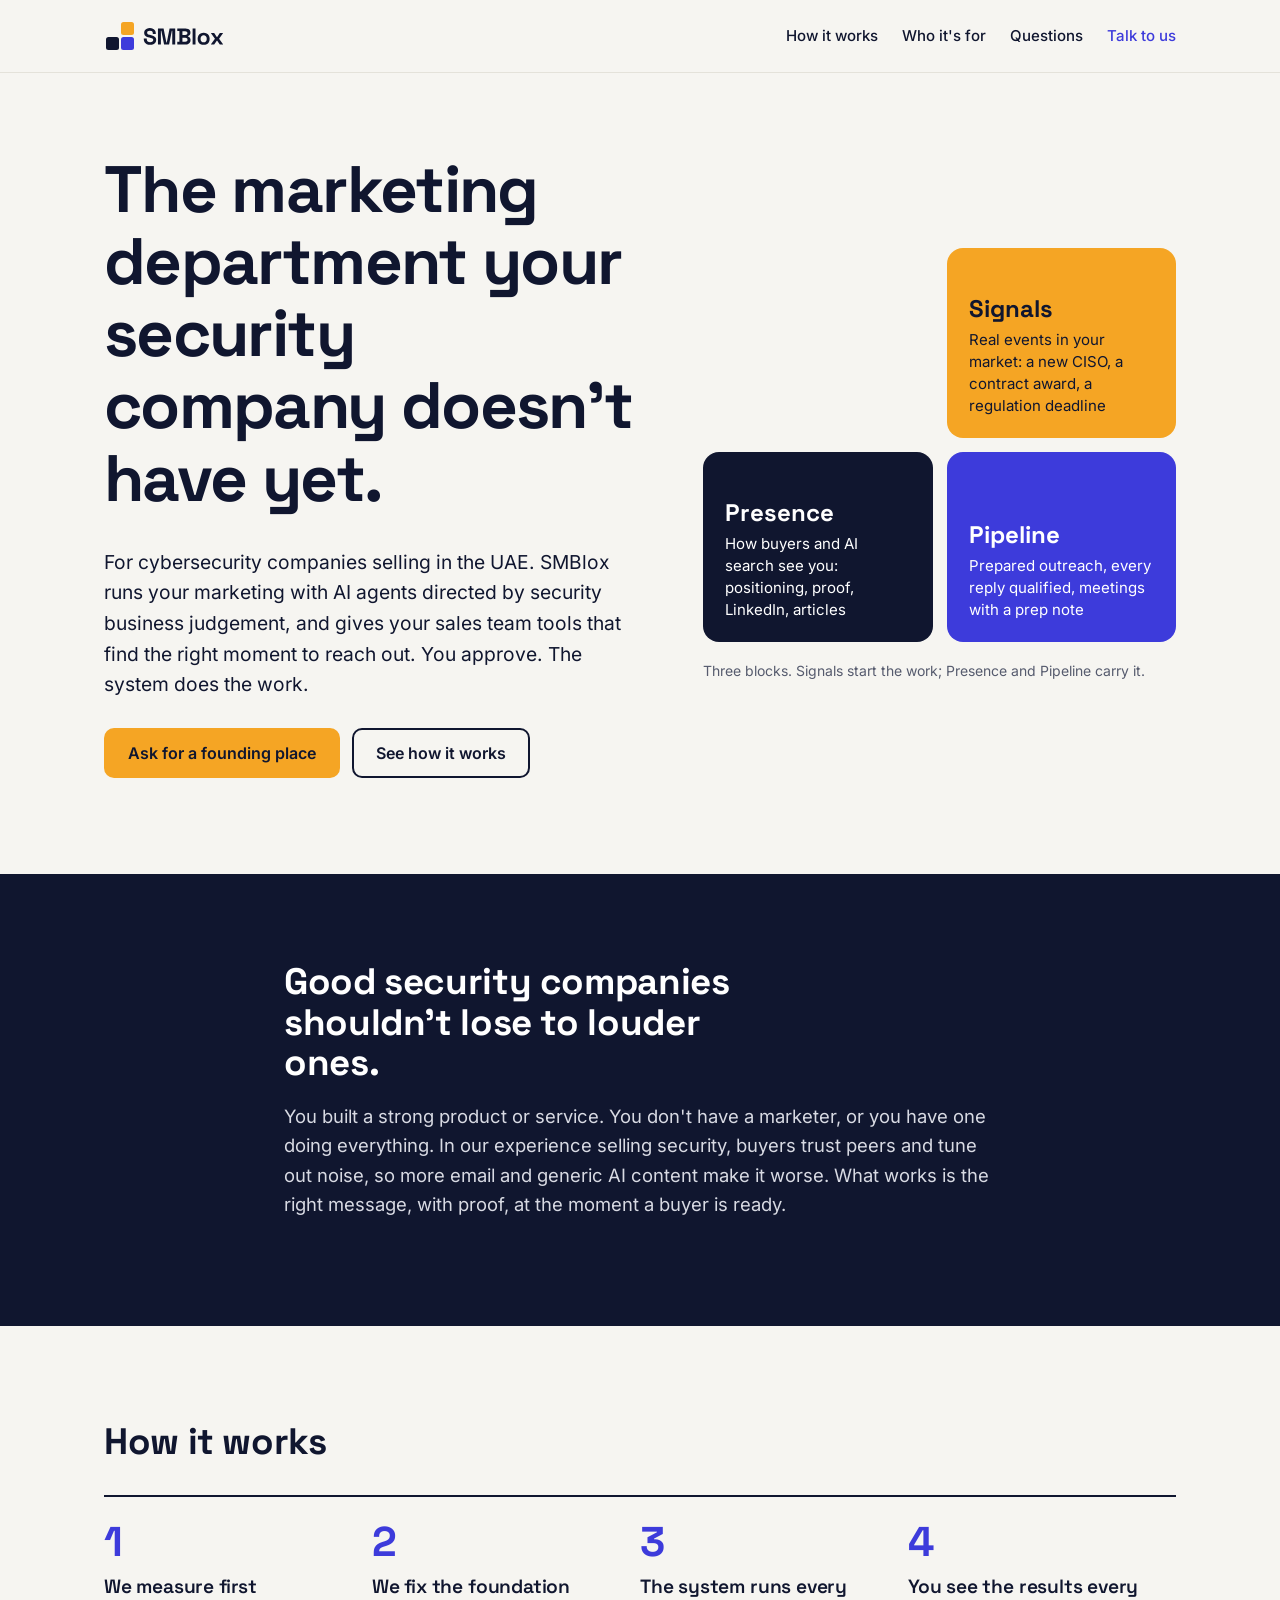
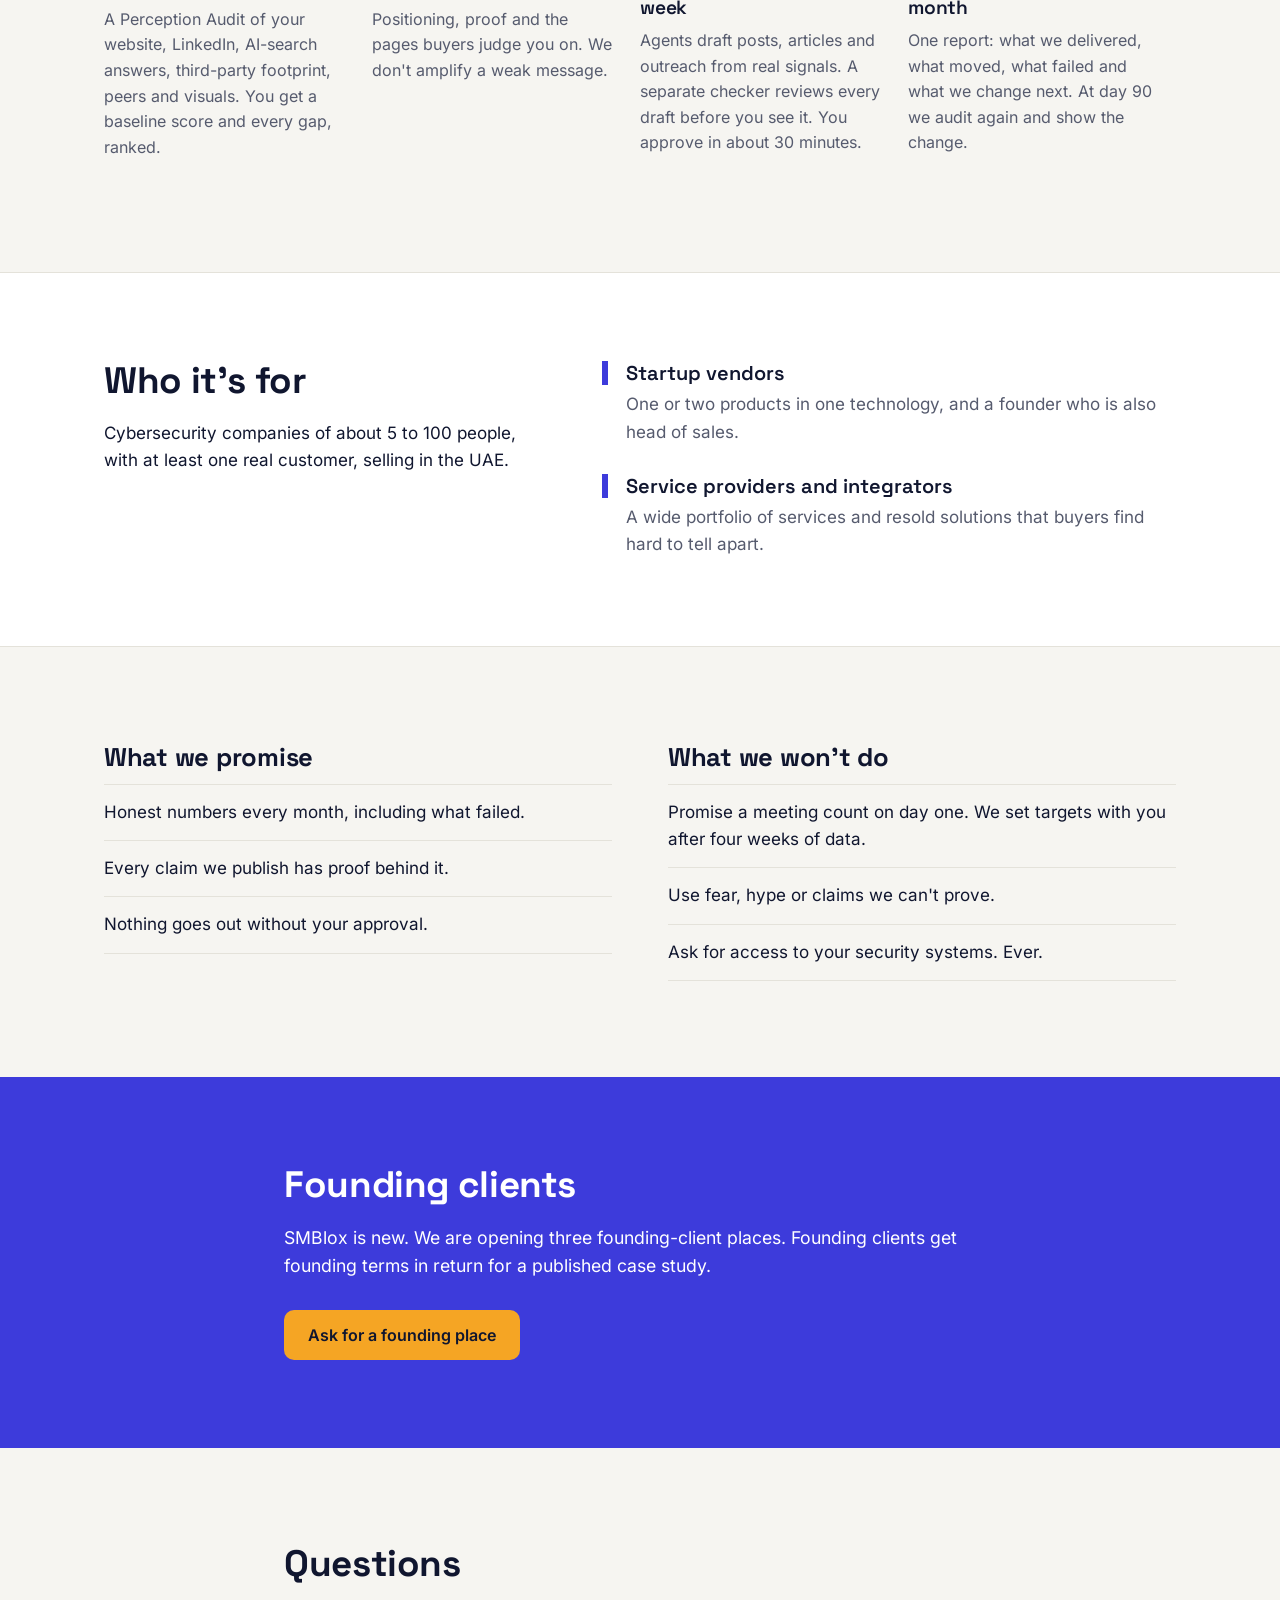
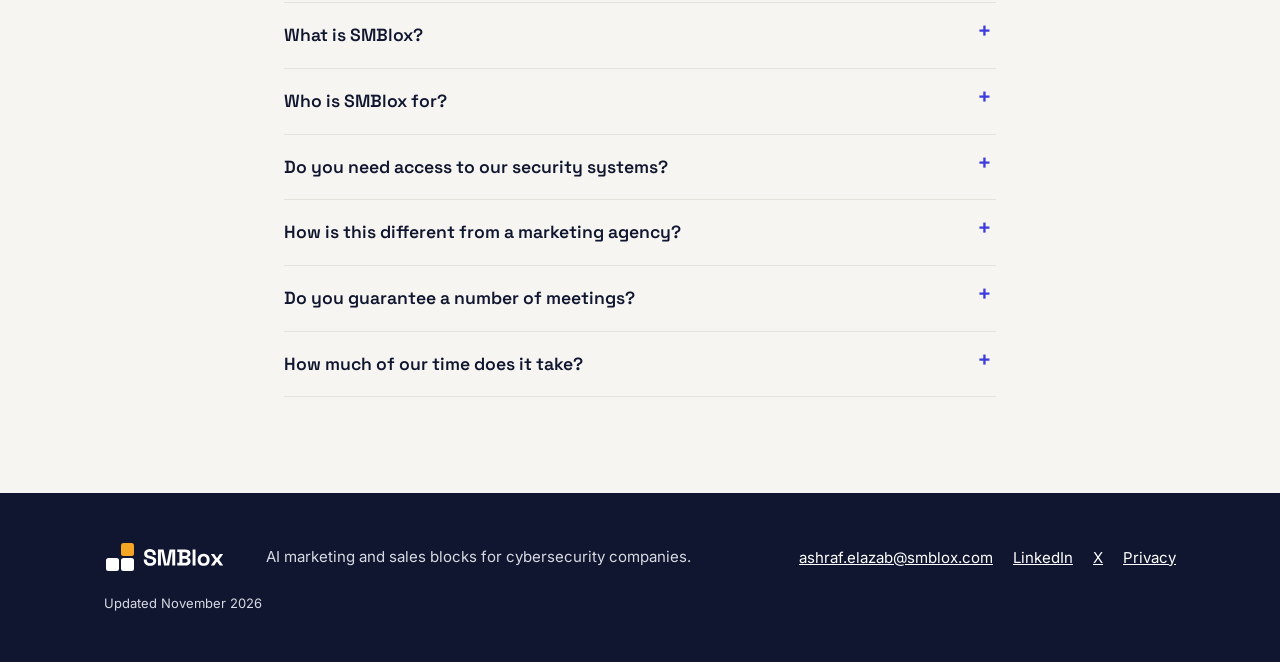
<file: index.html>
<!doctype html>
<html lang="en">
<head>
<meta charset="utf-8">
<meta name="viewport" content="width=device-width, initial-scale=1">
<title>SMBlox — AI-run marketing for early-stage cybersecurity companies</title>
<meta name="description" content="SMBlox runs the marketing department early-stage cybersecurity companies don't have yet: AI agents directed by security business judgement, plus AI tools for your sales team. You approve; the system does the work.">
<link rel="canonical" href="https://smblox.com/">
<link rel="icon" href="/favicon.svg" type="image/svg+xml">
<meta property="og:type" content="website">
<meta property="og:title" content="SMBlox — AI-run marketing for early-stage cybersecurity companies">
<meta property="og:description" content="The marketing department you don't have yet, built for security companies. You approve; the system does the work.">
<meta property="og:url" content="https://smblox.com/">
<link rel="preload" href="/assets/fonts/space-grotesk-latin-700-normal.woff2" as="font" type="font/woff2" crossorigin>
<link rel="stylesheet" href="/style.css">
<script type="application/ld+json">
{
  "@context": "https://schema.org",
  "@graph": [
    {
      "@type": "Organization",
      "@id": "https://smblox.com/#org",
      "name": "SMBlox",
      "url": "https://smblox.com/",
      "logo": "https://smblox.com/assets/logo.svg",
      "description": "AI-run marketing and sales support for early-stage cybersecurity companies.",
      "email": "ashraf.elazab@smblox.com",
      "areaServed": "United Arab Emirates",
      "foundingDate": "2026",
      "sameAs": ["https://www.linkedin.com/company/smblox", "https://x.com/smblox10"]
    },
    {
      "@type": "FAQPage",
      "mainEntity": [
        {"@type": "Question", "name": "What is SMBlox?", "acceptedAnswer": {"@type": "Answer", "text": "SMBlox runs the marketing function of an early-stage cybersecurity company with AI agents directed by security business judgement, and gives its sales team AI tools to find and prepare the right conversations. You approve; the system does the work."}},
        {"@type": "Question", "name": "Who is SMBlox for?", "acceptedAnswer": {"@type": "Answer", "text": "Cybersecurity companies with roughly 5 to 100 people and at least one real customer: startup vendors with one or two products, and service providers or integrators. We start with companies selling in the UAE."}},
        {"@type": "Question", "name": "Do you need access to our security systems?", "acceptedAnswer": {"@type": "Answer", "text": "No, never. We work from public information, your answers and the marketing accounts you choose to share, such as your LinkedIn page, at the lowest access level that does the job."}},
        {"@type": "Question", "name": "How is this different from a marketing agency?", "acceptedAnswer": {"@type": "Answer", "text": "We work only with security companies, we measure how buyers and AI search see you before we change anything, and every output rests on evidence. We do not send volume or publish content without a business reason."}},
        {"@type": "Question", "name": "Do you guarantee a number of meetings?", "acceptedAnswer": {"@type": "Answer", "text": "No. We set targets with you after four weeks of real data, and every monthly report shows what worked and what did not."}},
        {"@type": "Question", "name": "How much of our time does it take?", "acceptedAnswer": {"@type": "Answer", "text": "About 30 minutes a week to approve drafts, plus 15 minutes from your expert to answer five short questions, so what we publish carries your real knowledge."}}
      ]
    }
  ]
}
</script>
</head>
<body>
<a class="skip" href="#main">Skip to content</a>

<header class="top">
  <div class="wrap top-row">
    <a href="/" class="brand" aria-label="SMBlox home"><img src="/assets/logo.svg" alt="SMBlox" width="122" height="32"></a>
    <nav aria-label="Main">
      <a href="#how">How it works</a>
      <a href="#for">Who it's for</a>
      <a href="#faq">Questions</a>
      <a class="nav-cta" href="mailto:ashraf.elazab@smblox.com?subject=Founding%20client%20place">Talk to us</a>
    </nav>
  </div>
</header>

<main id="main">

<section class="hero wrap">
  <div class="hero-text">
    <h1>The marketing department your security company doesn't have yet.</h1>
    <p class="lede">For cybersecurity companies selling in the UAE. SMBlox runs your marketing with AI agents directed by security business judgement, and gives your sales team tools that find the right moment to reach out. You approve. The system does the work.</p>
    <div class="actions">
      <a class="btn btn-primary" href="mailto:ashraf.elazab@smblox.com?subject=Founding%20client%20place">Ask for a founding place</a>
      <a class="btn btn-quiet" href="#how">See how it works</a>
    </div>
  </div>

  <figure class="stack" aria-labelledby="stack-cap">
    <div class="block block-signal">
      <span class="block-name">Signals</span>
      <span class="block-desc">Real events in your market: a new CISO, a contract award, a regulation deadline</span>
    </div>
    <div class="block block-presence">
      <span class="block-name">Presence</span>
      <span class="block-desc">How buyers and AI search see you: positioning, proof, LinkedIn, articles</span>
    </div>
    <div class="block block-pipeline">
      <span class="block-name">Pipeline</span>
      <span class="block-desc">Prepared outreach, every reply qualified, meetings with a prep note</span>
    </div>
    <figcaption id="stack-cap">Three blocks. Signals start the work; Presence and Pipeline carry it.</figcaption>
  </figure>
</section>

<section class="problem">
  <div class="wrap narrow">
    <h2>Good security companies shouldn't lose to louder ones.</h2>
    <p>You built a strong product or service. You don't have a marketer, or you have one doing everything. In our experience selling security, buyers trust peers and tune out noise, so more email and generic AI content make it worse. What works is the right message, with proof, at the moment a buyer is ready.</p>
  </div>
</section>

<section id="how" class="how wrap">
  <h2>How it works</h2>
  <ol class="steps">
    <li>
      <h3>We measure first</h3>
      <p>A Perception Audit of your website, LinkedIn, AI-search answers, third-party footprint, peers and visuals. You get a baseline score and every gap, ranked.</p>
    </li>
    <li>
      <h3>We fix the foundation</h3>
      <p>Positioning, proof and the pages buyers judge you on. We don't amplify a weak message.</p>
    </li>
    <li>
      <h3>The system runs every week</h3>
      <p>Agents draft posts, articles and outreach from real signals. A separate checker reviews every draft before you see it. You approve in about 30 minutes.</p>
    </li>
    <li>
      <h3>You see the results every month</h3>
      <p>One report: what we delivered, what moved, what failed and what we change next. At day 90 we audit again and show the change.</p>
    </li>
  </ol>
</section>

<section id="for" class="fit">
  <div class="wrap fit-grid">
    <div>
      <h2>Who it's for</h2>
      <p>Cybersecurity companies of about 5 to 100 people, with at least one real customer, selling in the UAE.</p>
    </div>
    <dl class="types">
      <div>
        <dt>Startup vendors</dt>
        <dd>One or two products in one technology, and a founder who is also head of sales.</dd>
      </div>
      <div>
        <dt>Service providers and integrators</dt>
        <dd>A wide portfolio of services and resold solutions that buyers find hard to tell apart.</dd>
      </div>
    </dl>
  </div>
</section>

<section class="promise wrap">
  <div class="promise-grid">
    <div>
      <h2>What we promise</h2>
      <ul>
        <li>Honest numbers every month, including what failed.</li>
        <li>Every claim we publish has proof behind it.</li>
        <li>Nothing goes out without your approval.</li>
      </ul>
    </div>
    <div>
      <h2>What we won't do</h2>
      <ul>
        <li>Promise a meeting count on day one. We set targets with you after four weeks of data.</li>
        <li>Use fear, hype or claims we can't prove.</li>
        <li>Ask for access to your security systems. Ever.</li>
      </ul>
    </div>
  </div>
</section>

<section class="founding">
  <div class="wrap narrow">
    <h2>Founding clients</h2>
    <p>SMBlox is new. We are opening three founding-client places. Founding clients get founding terms in return for a published case study.</p>
    <a class="btn btn-primary" href="mailto:ashraf.elazab@smblox.com?subject=Founding%20client%20place">Ask for a founding place</a>
  </div>
</section>

<section id="faq" class="faq wrap narrow">
  <h2>Questions</h2>
  <details>
    <summary>What is SMBlox?</summary>
    <p>SMBlox runs the marketing function of an early-stage cybersecurity company with AI agents directed by security business judgement, and gives its sales team AI tools to find and prepare the right conversations. You approve; the system does the work.</p>
  </details>
  <details>
    <summary>Who is SMBlox for?</summary>
    <p>Cybersecurity companies with roughly 5 to 100 people and at least one real customer: startup vendors with one or two products, and service providers or integrators. We start with companies selling in the UAE.</p>
  </details>
  <details>
    <summary>Do you need access to our security systems?</summary>
    <p>No, never. We work from public information, your answers and the marketing accounts you choose to share, such as your LinkedIn page, at the lowest access level that does the job.</p>
  </details>
  <details>
    <summary>How is this different from a marketing agency?</summary>
    <p>We work only with security companies, we measure how buyers and AI search see you before we change anything, and every output rests on evidence. We do not send volume or publish content without a business reason.</p>
  </details>
  <details>
    <summary>Do you guarantee a number of meetings?</summary>
    <p>No. We set targets with you after four weeks of real data, and every monthly report shows what worked and what did not.</p>
  </details>
  <details>
    <summary>How much of our time does it take?</summary>
    <p>About 30 minutes a week to approve drafts, plus 15 minutes from your expert to answer five short questions, so what we publish carries your real knowledge.</p>
  </details>
</section>

</main>

<footer class="foot">
  <div class="wrap foot-row">
    <p class="updated">Updated November 2026</p>
    <img src="/assets/logo-dark.svg" alt="SMBlox" width="122" height="32">
    <p>AI marketing and sales blocks for cybersecurity companies.</p>
    <ul class="foot-links">
      <li><a href="mailto:ashraf.elazab@smblox.com">ashraf.elazab@smblox.com</a></li>
      <li><a href="https://www.linkedin.com/company/smblox">LinkedIn</a></li>
      <li><a href="https://x.com/smblox10">X</a></li>
      <li><a href="/privacy.html">Privacy</a></li>
    </ul>
  </div>
</footer>
</body>
</html>
</file>
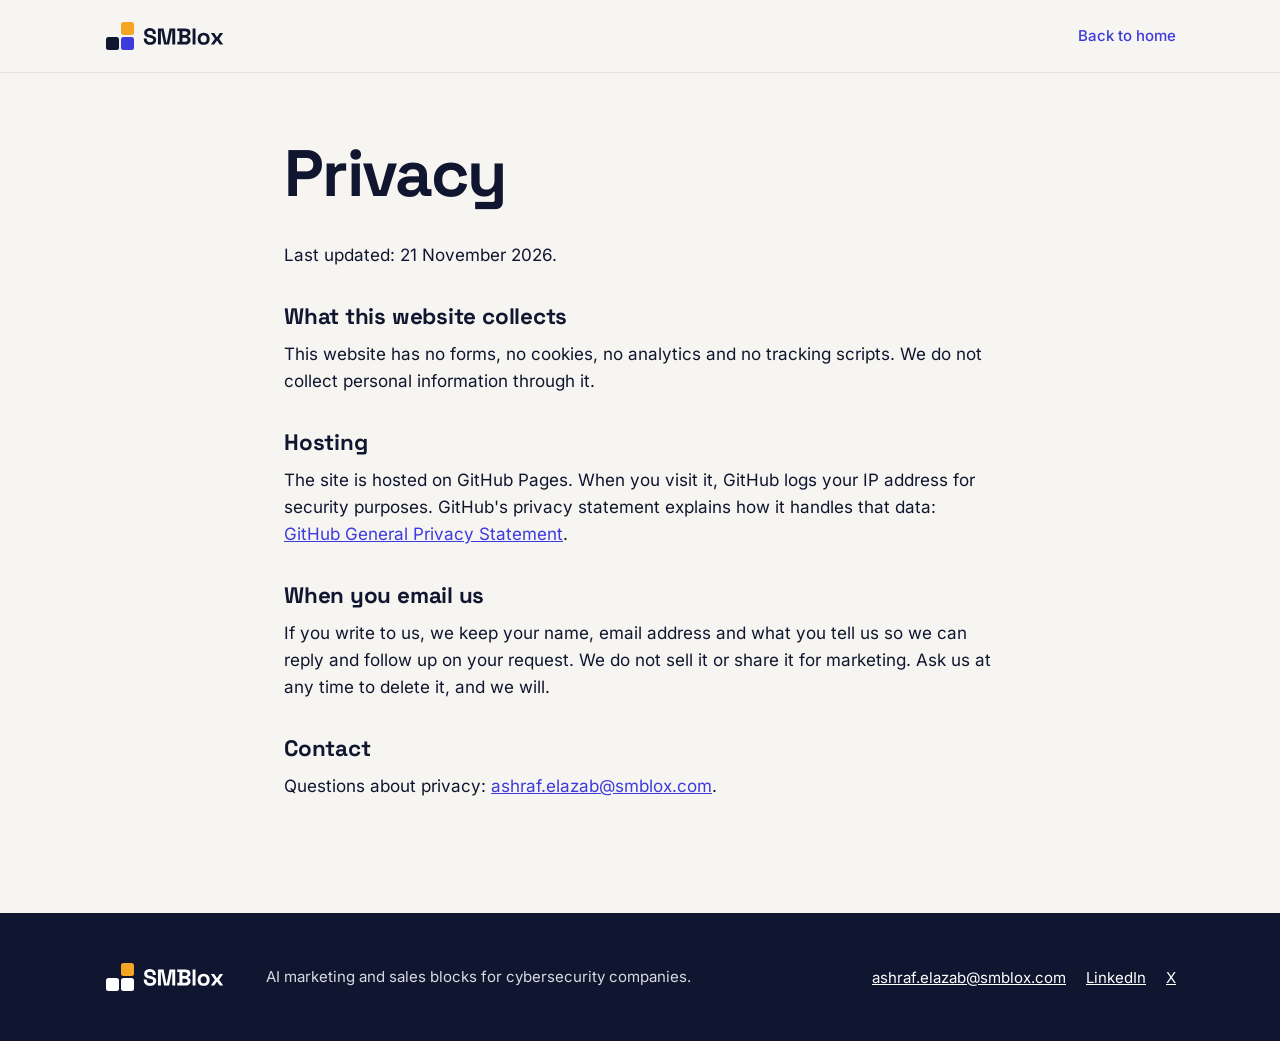
<file: privacy.html>
<!doctype html>
<html lang="en">
<head>
<meta charset="utf-8">
<meta name="viewport" content="width=device-width, initial-scale=1">
<title>Privacy — SMBlox</title>
<meta name="description" content="How SMBlox handles information on smblox.com.">
<link rel="canonical" href="https://smblox.com/privacy.html">
<link rel="icon" href="/favicon.svg" type="image/svg+xml">
<link rel="stylesheet" href="/style.css">
</head>
<body>
<a class="skip" href="#main">Skip to content</a>
<header class="top">
  <div class="wrap top-row">
    <a href="/" class="brand" aria-label="SMBlox home"><img src="/assets/logo.svg" alt="SMBlox" width="122" height="32"></a>
    <nav aria-label="Main"><a class="nav-cta" href="/">Back to home</a></nav>
  </div>
</header>
<main id="main" class="doc wrap narrow">
  <h1>Privacy</h1>
  <p>Last updated: 21 November 2026.</p>

  <h2>What this website collects</h2>
  <p>This website has no forms, no cookies, no analytics and no tracking scripts. We do not collect personal information through it.</p>

  <h2>Hosting</h2>
  <p>The site is hosted on GitHub Pages. When you visit it, GitHub logs your IP address for security purposes. GitHub's privacy statement explains how it handles that data: <a href="https://docs.github.com/en/site-policy/privacy-policies/github-general-privacy-statement">GitHub General Privacy Statement</a>.</p>

  <h2>When you email us</h2>
  <p>If you write to us, we keep your name, email address and what you tell us so we can reply and follow up on your request. We do not sell it or share it for marketing. Ask us at any time to delete it, and we will.</p>

  <h2>Contact</h2>
  <p>Questions about privacy: <a href="mailto:ashraf.elazab@smblox.com">ashraf.elazab@smblox.com</a>.</p>
</main>
<footer class="foot">
  <div class="wrap foot-row">
    <img src="/assets/logo-dark.svg" alt="SMBlox" width="122" height="32">
    <p>AI marketing and sales blocks for cybersecurity companies.</p>
    <ul class="foot-links">
      <li><a href="mailto:ashraf.elazab@smblox.com">ashraf.elazab@smblox.com</a></li>
      <li><a href="https://www.linkedin.com/company/smblox">LinkedIn</a></li>
      <li><a href="https://x.com/smblox10">X</a></li>
    </ul>
  </div>
</footer>
</body>
</html>
</file>
<file: style.css>
@font-face{font-family:"Space Grotesk";src:url(/assets/fonts/space-grotesk-latin-500-normal.woff2) format("woff2");font-weight:500;font-display:swap}
@font-face{font-family:"Space Grotesk";src:url(/assets/fonts/space-grotesk-latin-600-normal.woff2) format("woff2");font-weight:600;font-display:swap}
@font-face{font-family:"Space Grotesk";src:url(/assets/fonts/space-grotesk-latin-700-normal.woff2) format("woff2");font-weight:700;font-display:swap}
@font-face{font-family:"Inter";src:url(/assets/fonts/inter-latin-400-normal.woff2) format("woff2");font-weight:400;font-display:swap}
@font-face{font-family:"Inter";src:url(/assets/fonts/inter-latin-500-normal.woff2) format("woff2");font-weight:500;font-display:swap}
@font-face{font-family:"Inter";src:url(/assets/fonts/inter-latin-600-normal.woff2) format("woff2");font-weight:600;font-display:swap}

:root{
  --ink:#10162F; --indigo:#3D3BDB; --amber:#F5A524; --paper:#F6F5F1;
  --white:#FFFFFF; --line:#E4E2DA; --muted:#565B6E;
  --display:"Space Grotesk",system-ui,sans-serif; --body:"Inter",system-ui,sans-serif;
  --r:10px;
}
*{box-sizing:border-box}
html{scroll-behavior:smooth}
body{margin:0;background:var(--paper);color:var(--ink);font:400 17px/1.6 var(--body);-webkit-font-smoothing:antialiased}
img{display:block;max-width:100%;height:auto}
a{color:var(--indigo)}
:focus-visible{outline:3px solid var(--indigo);outline-offset:3px;border-radius:4px}
.problem :focus-visible,.founding :focus-visible,.foot :focus-visible{outline-color:var(--amber)}

.wrap{max-width:1120px;margin:0 auto;padding:0 24px}
.narrow{max-width:760px}
.skip{position:absolute;left:-999px;top:8px;background:var(--ink);color:var(--white);padding:8px 12px;border-radius:6px;z-index:10}
.skip:focus{left:8px}

h1,h2,h3{font-family:var(--display);line-height:1.1;margin:0 0 .5em;letter-spacing:-.01em}
h1{font-weight:700;font-size:clamp(2.4rem,5.4vw,4.1rem);max-width:15ch;letter-spacing:-.025em}
h2{font-weight:700;font-size:clamp(1.7rem,3vw,2.3rem)}
h3{font-weight:600;font-size:1.2rem}
p{margin:0 0 1em;max-width:68ch}

/* header */
.top{border-bottom:1px solid var(--line);background:var(--paper)}
.top-row{display:flex;align-items:center;justify-content:space-between;min-height:72px;gap:16px}
.top nav{display:flex;align-items:center;gap:24px;font-weight:500;font-size:15px}
.top nav a{color:var(--ink);text-decoration:none}
.top nav a:hover{color:var(--indigo)}
.top nav .nav-cta{color:var(--indigo)}

/* buttons */
.actions{display:flex;flex-wrap:wrap;gap:12px;margin-top:28px}
.btn{display:inline-block;font:600 16px/1 var(--body);padding:15px 22px;border-radius:var(--r);text-decoration:none;border:2px solid transparent}
.btn-primary{background:var(--amber);color:var(--ink)}
.btn-primary:hover{background:#E8960F}
.btn-quiet{color:var(--ink);border-color:var(--ink)}
.btn-quiet:hover{background:var(--ink);color:var(--white)}

/* hero */
.hero{display:grid;grid-template-columns:1.15fr 1fr;gap:56px;align-items:center;padding-top:80px;padding-bottom:96px}
.lede{font-size:1.2rem;color:var(--ink);max-width:52ch}

.stack{margin:0;display:grid;grid-template-columns:1fr 1fr;grid-template-rows:auto auto auto;gap:14px}
.block{border-radius:16px;padding:22px;min-height:190px;display:flex;flex-direction:column;justify-content:flex-end;gap:8px}
.block-name{font:700 1.5rem/1 var(--display)}
.block-desc{font-size:15px;line-height:1.45}
.block-signal{grid-column:2;grid-row:1;background:var(--amber);color:var(--ink)}
.block-presence{grid-column:1;grid-row:2;background:var(--ink);color:var(--white)}
.block-pipeline{grid-column:2;grid-row:2;background:var(--indigo);color:var(--white)}
.stack figcaption{grid-column:1 / -1;grid-row:3;font-size:14px;color:var(--muted);margin-top:4px}

@media (prefers-reduced-motion:no-preference){
  .block-signal{animation:land .7s cubic-bezier(.2,.9,.3,1.15) .25s both}
  @keyframes land{from{transform:translateY(-48px);opacity:0}to{transform:none;opacity:1}}
}

/* problem */
.problem{background:var(--ink);color:var(--white);padding:88px 0}
.problem h2{color:var(--white);max-width:20ch}
.problem p{color:#D8DAE3;font-size:1.15rem}

/* how */
.how{padding-top:96px;padding-bottom:96px}
.steps{list-style:none;margin:32px 0 0;padding:0;display:grid;grid-template-columns:repeat(4,1fr);gap:0;counter-reset:s;border-top:2px solid var(--ink)}
.steps li{counter-increment:s;padding:24px 24px 0 0}
.steps li::before{content:counter(s);display:block;font:700 2.6rem/1 var(--display);color:var(--indigo);margin-bottom:14px}
.steps p{font-size:16px;color:var(--muted)}

/* fit */
.fit{background:var(--white);border-top:1px solid var(--line);border-bottom:1px solid var(--line);padding:88px 0}
.fit-grid{display:grid;grid-template-columns:1fr 1.3fr;gap:56px;align-items:start}
.types{margin:0;display:grid;gap:28px}
.types dt{font:600 1.25rem/1.2 var(--display);margin-bottom:6px;padding-left:18px;border-left:6px solid var(--indigo)}
.types dd{margin:0;padding-left:24px;color:var(--muted)}

/* promise */
.promise{padding-top:96px;padding-bottom:96px}
.promise-grid{display:grid;grid-template-columns:1fr 1fr;gap:56px}
.promise h2{font-size:1.6rem}
.promise ul{margin:0;padding:0;list-style:none}
.promise li{padding:14px 0;border-top:1px solid var(--line)}
.promise li:last-child{border-bottom:1px solid var(--line)}

/* founding clients */
.founding{background:var(--indigo);color:var(--white);padding:88px 0}
.founding h2{color:var(--white)}
.founding p{font-size:1.1rem}
.founding .btn{margin-top:12px}

/* faq */
.faq{padding-top:96px;padding-bottom:96px}
.faq details{border-top:1px solid var(--line);padding:4px 0}
.faq details:last-of-type{border-bottom:1px solid var(--line)}
.faq summary{cursor:pointer;font:600 1.1rem/1.4 var(--display);padding:16px 32px 16px 0;list-style:none;position:relative}
.faq summary::-webkit-details-marker{display:none}
.faq summary::after{content:"+";position:absolute;right:4px;top:12px;font:500 1.5rem/1 var(--display);color:var(--indigo)}
.faq details[open] summary::after{content:"–"}
.faq details p{color:var(--muted)}

/* footer */
.foot{background:var(--ink);color:#D8DAE3;padding:48px 0}
.foot-row{display:flex;flex-wrap:wrap;align-items:center;gap:20px 40px}
.foot p{margin:0;font-size:15px}
.foot .updated{flex-basis:100%;order:9;font-size:13px;color:#D8DAE3}
.foot-links{list-style:none;margin:0 0 0 auto;padding:0;display:flex;flex-wrap:wrap;gap:20px}
.foot-links a{color:var(--white);font-size:15px}

/* privacy page */
.doc{padding-top:64px;padding-bottom:96px}
.doc h2{font-size:1.4rem;margin-top:1.6em}

@media (max-width:900px){
  .hero,.fit-grid,.promise-grid{grid-template-columns:1fr;gap:40px}
  .hero{padding-top:48px;padding-bottom:64px}
  .steps{grid-template-columns:1fr 1fr;row-gap:24px}
  .top nav a:not(.nav-cta){display:none}
}
@media (max-width:520px){
  body{font-size:16px}
  .steps{grid-template-columns:1fr}
  .block{min-height:150px;padding:18px}
  .foot-links{margin-left:0}
}
</file>
